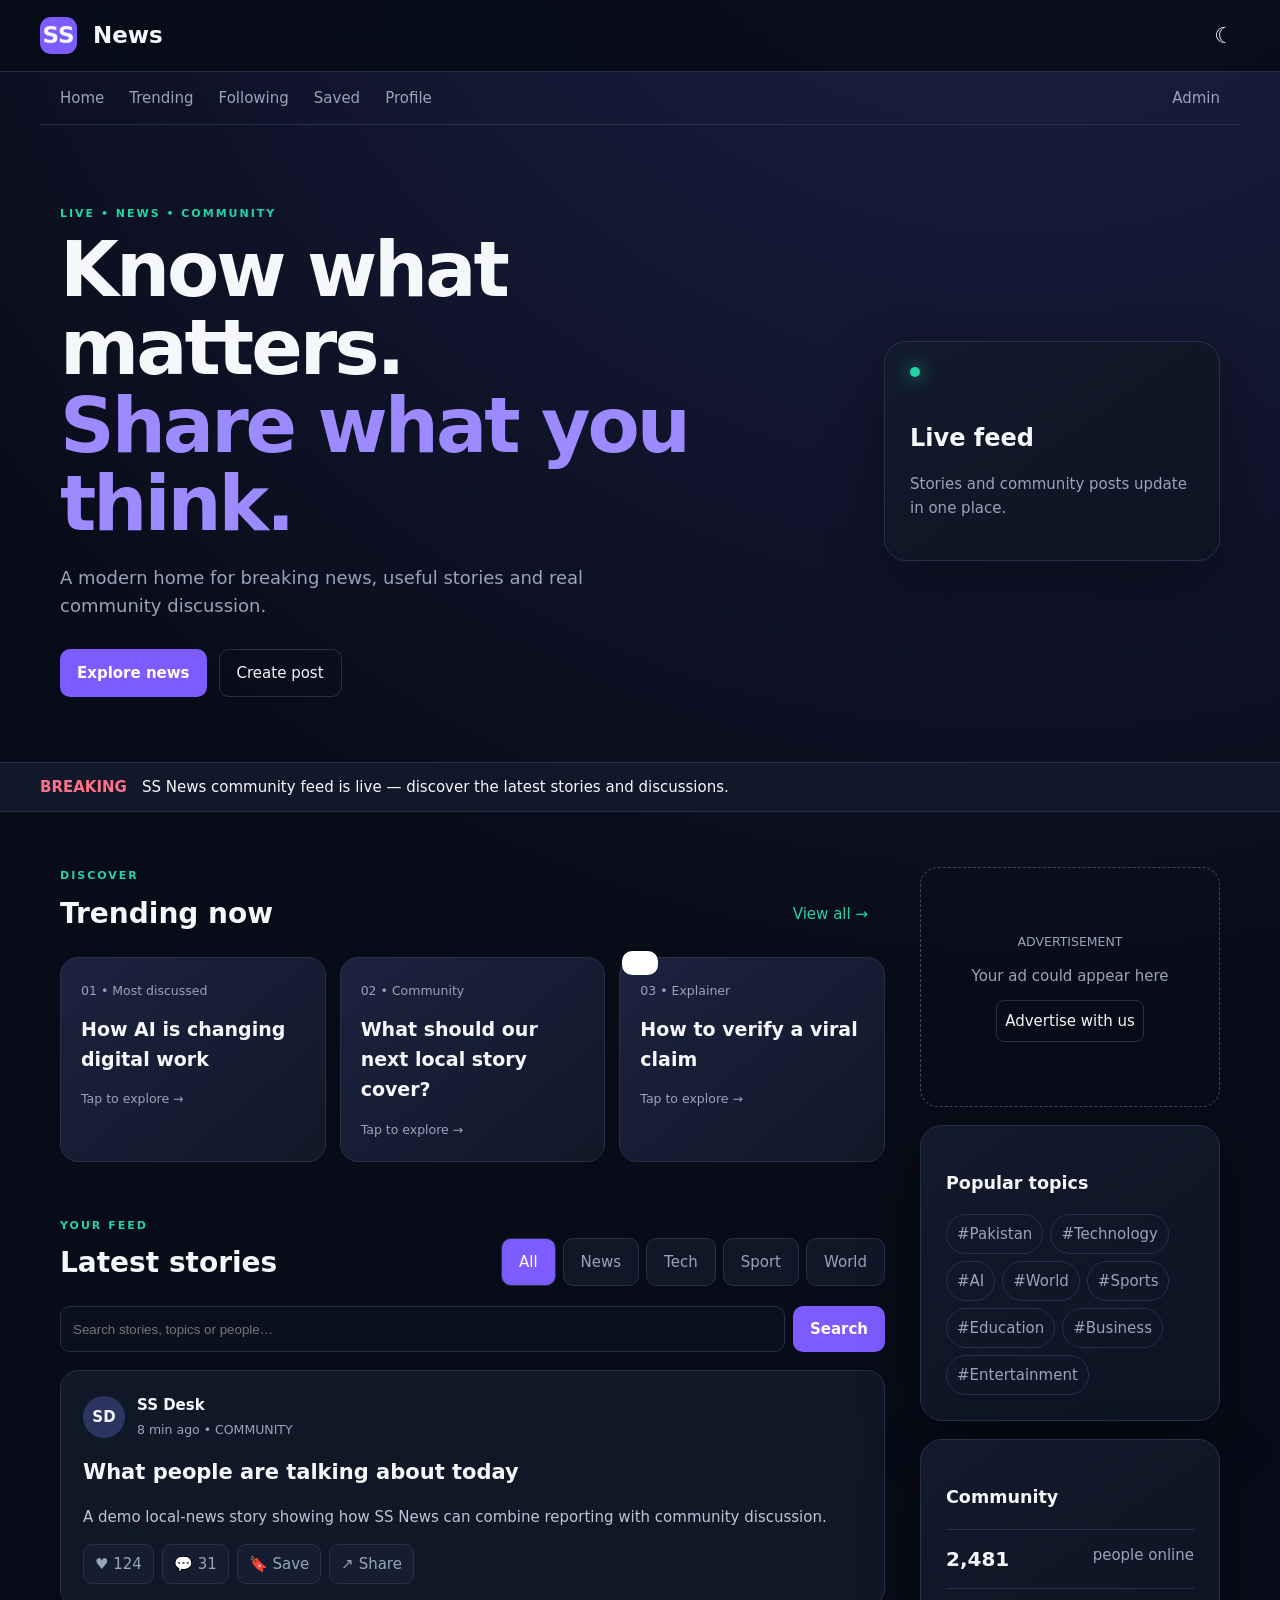
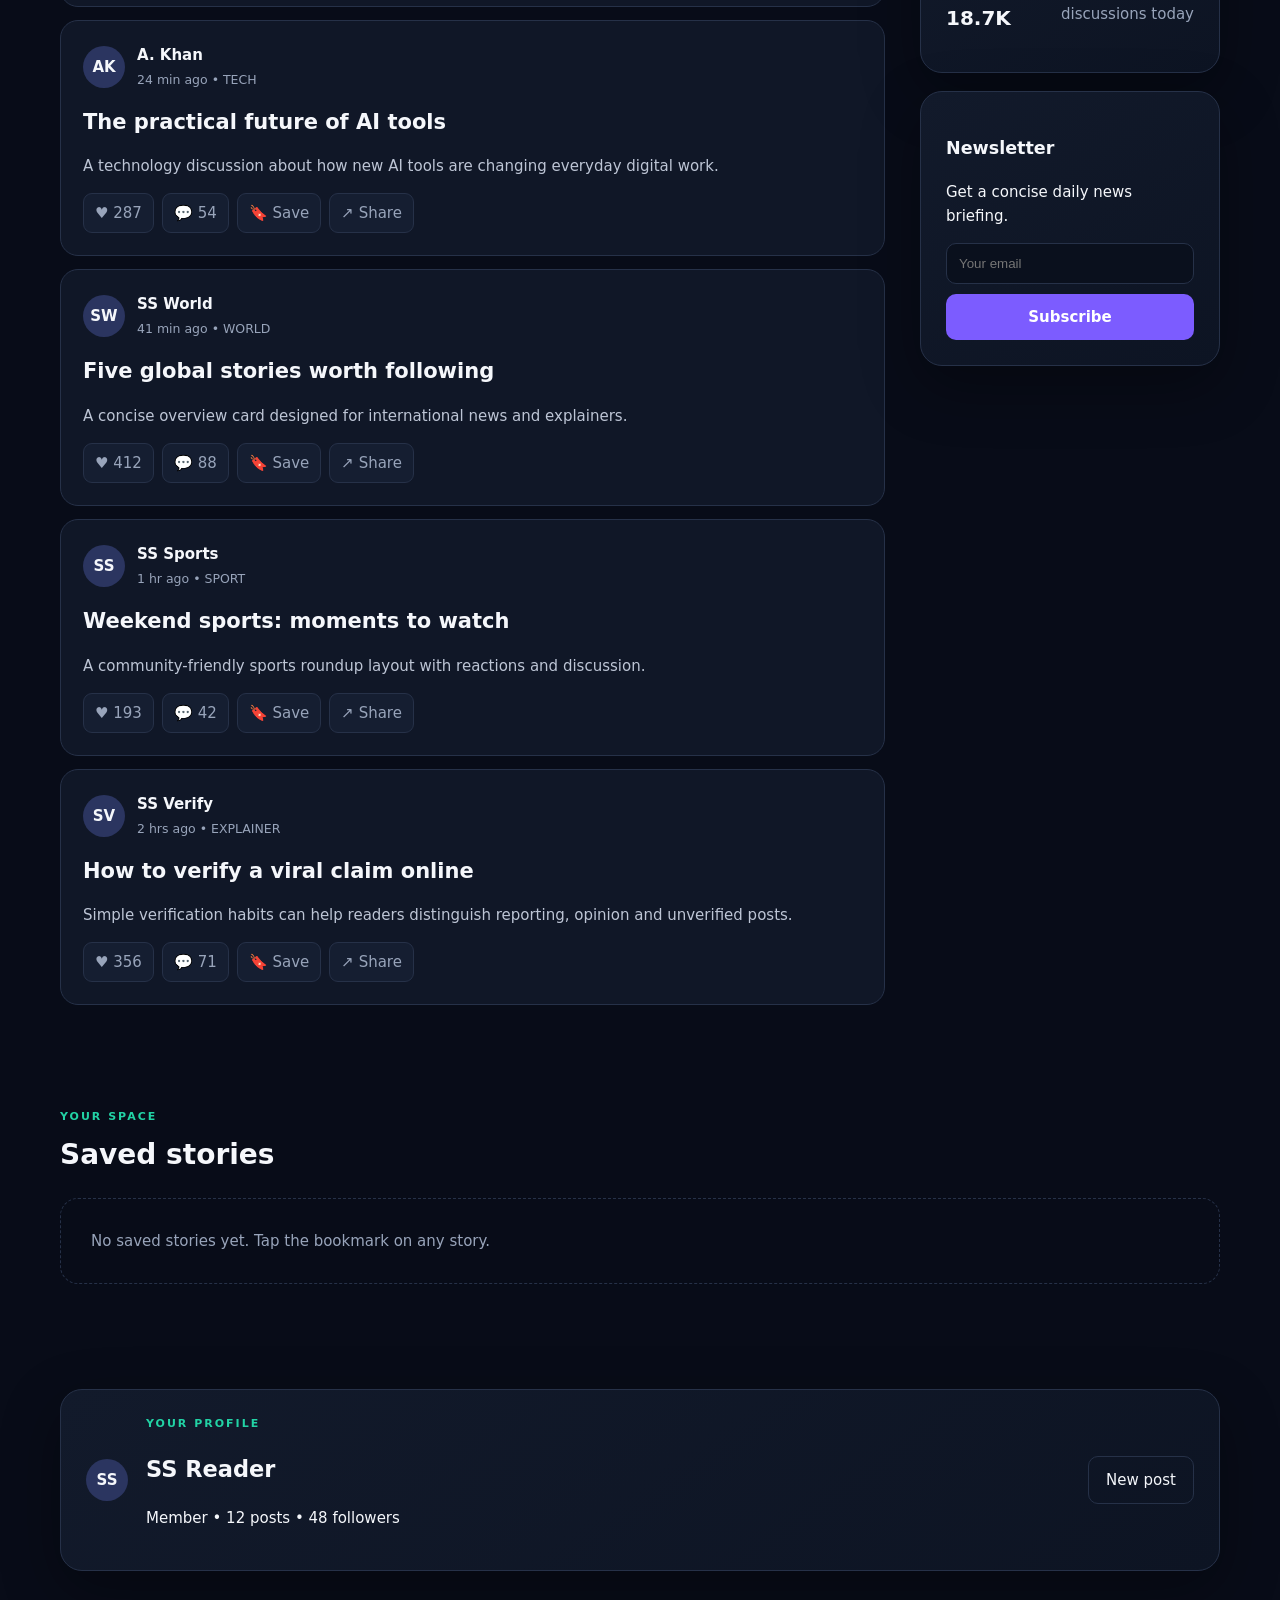
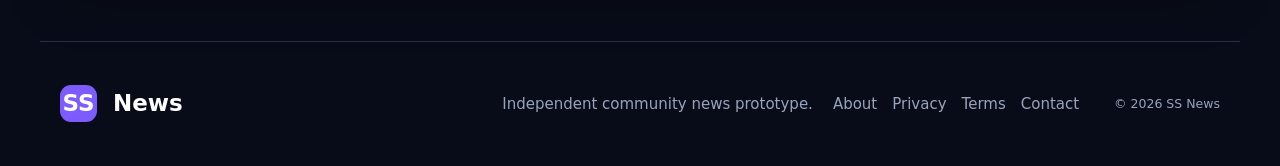
<file: index.html>
<!doctype html>
<html lang="en">
<head>
<meta charset="utf-8">
<meta name="viewport" content="width=device-width,initial-scale=1">
<meta name="description" content="SS News — fast news, trends and community discussion.">
<meta name="theme-color" content="#0b1020">
<title>SS News — News & Community</title>
<link rel="stylesheet" href="style.css">
</head>
<body>
<header class="topbar">
  <a class="brand" href="#"><span>SS</span> News</a>
  <button class="icon-btn" id="themeBtn" aria-label="Toggle theme">☾</button>
  <button class="menu-btn" id="menuBtn">☰</button>
</header>

<nav class="nav" id="nav">
  <a href="#home">Home</a><a href="#trending">Trending</a><a href="#following">Following</a>
  <a href="#saved">Saved</a><a href="#profile">Profile</a>
  <a class="admin-link" href="admin.html">Admin</a>
</nav>

<main>
<section class="hero" id="home">
  <div>
    <p class="eyebrow">LIVE • NEWS • COMMUNITY</p>
    <h1>Know what matters.<br><em>Share what you think.</em></h1>
    <p class="hero-copy">A modern home for breaking news, useful stories and real community discussion.</p>
    <div class="hero-actions"><button class="primary" onclick="scrollToFeed()">Explore news</button><button class="secondary" onclick="openComposer()">Create post</button></div>
  </div>
  <div class="hero-card"><span class="live-dot"></span><strong>Live feed</strong><p>Stories and community posts update in one place.</p></div>
</section>

<section class="ticker"><strong>BREAKING</strong><div id="tickerText">SS News community feed is live — discover the latest stories and discussions.</div></section>

<section class="layout">
<div class="content">
  <div class="section-head" id="trending"><div><p class="eyebrow">DISCOVER</p><h2>Trending now</h2></div><button class="text-btn" onclick="setFilter('all')">View all →</button></div>
  <div class="trends" id="trendCards"></div>

  <div class="feed-head" id="following">
    <div><p class="eyebrow">YOUR FEED</p><h2>Latest stories</h2></div>
    <div class="filters"><button class="filter active" data-filter="all">All</button><button class="filter" data-filter="news">News</button><button class="filter" data-filter="tech">Tech</button><button class="filter" data-filter="sport">Sport</button><button class="filter" data-filter="world">World</button></div>
  </div>
  <div class="search-row"><input id="search" placeholder="Search stories, topics or people…"><button class="primary" onclick="runSearch()">Search</button></div>
  <div id="feed"></div>
</div>

<aside>
  <div class="ad-box"><small>ADVERTISEMENT</small><div>Your ad could appear here</div><button onclick="alert('Ad placement demo')">Advertise with us</button></div>
  <div class="side-card"><h3>Popular topics</h3><div class="chips" id="chips"></div></div>
  <div class="side-card"><h3>Community</h3><div class="stat"><b id="online">2,481</b><span>people online</span></div><div class="stat"><b>18.7K</b><span>discussions today</span></div></div>
  <div class="side-card"><h3>Newsletter</h3><p>Get a concise daily news briefing.</p><input placeholder="Your email"><button class="primary full" onclick="subscribe()">Subscribe</button></div>
</aside>
</section>

<section id="saved" class="saved-section"><div class="section-head"><div><p class="eyebrow">YOUR SPACE</p><h2>Saved stories</h2></div></div><div id="savedList" class="empty">No saved stories yet. Tap the bookmark on any story.</div></section>

<section id="profile" class="profile-section">
  <div class="profile-card"><div class="avatar">SS</div><div><p class="eyebrow">YOUR PROFILE</p><h2>SS Reader</h2><p>Member • 12 posts • 48 followers</p></div><button class="secondary" onclick="openComposer()">New post</button></div>
</section>
</main>

<div class="modal" id="composer"><div class="modal-box"><button class="close" onclick="closeComposer()">×</button><h2>Create a post</h2><input id="postTitle" placeholder="Post title"><textarea id="postBody" placeholder="What's happening?"></textarea><select id="postCategory"><option>News</option><option>Tech</option><option>Sport</option><option>World</option></select><button class="primary full" onclick="createPost()">Publish</button></div></div>
<div class="toast" id="toast"></div>
<footer><div class="brand"><span>SS</span> News</div><p>Independent community news prototype.</p><div><a href="#">About</a><a href="#">Privacy</a><a href="#">Terms</a><a href="#">Contact</a></div><small>© 2026 SS News</small></footer>
<script src="app.js"></script>
</body>
</html>
</file>
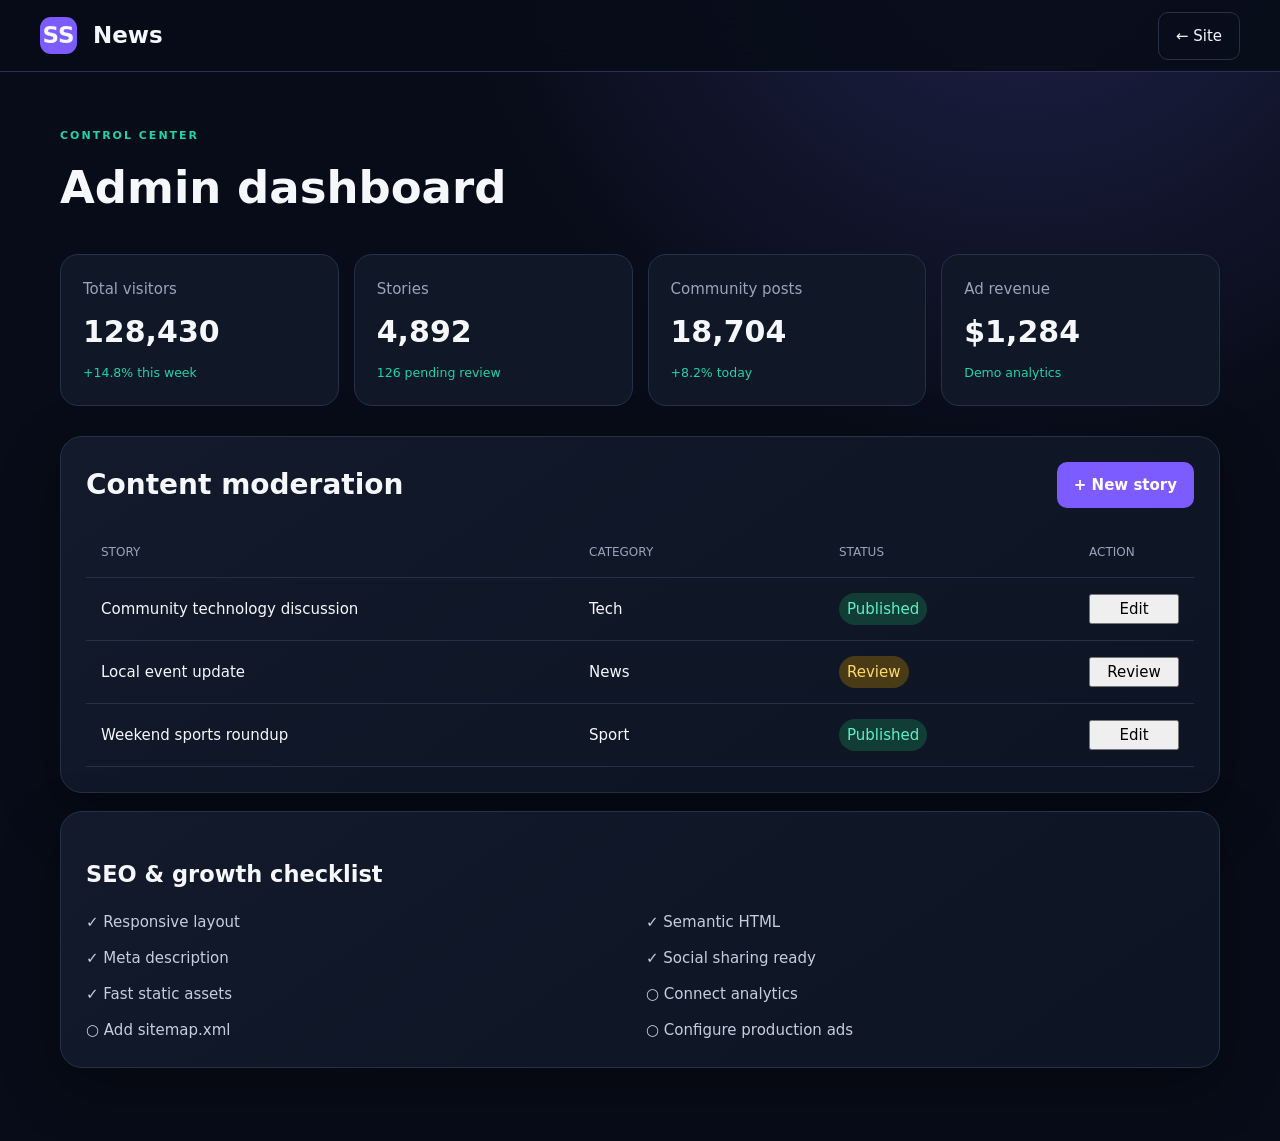
<file: admin.html>
<!doctype html><html lang="en"><head><meta charset="utf-8"><meta name="viewport" content="width=device-width,initial-scale=1"><title>SS News — Admin</title><link rel="stylesheet" href="style.css"></head><body>
<header class="topbar"><a class="brand" href="index.html"><span>SS</span> News</a><a class="secondary" href="index.html">← Site</a></header>
<main class="admin"><p class="eyebrow">CONTROL CENTER</p><h1>Admin dashboard</h1><div class="admin-grid">
<div class="metric"><span>Total visitors</span><b>128,430</b><small>+14.8% this week</small></div><div class="metric"><span>Stories</span><b>4,892</b><small>126 pending review</small></div><div class="metric"><span>Community posts</span><b>18,704</b><small>+8.2% today</small></div><div class="metric"><span>Ad revenue</span><b>$1,284</b><small>Demo analytics</small></div>
</div><div class="admin-panel"><div class="section-head"><h2>Content moderation</h2><button class="primary" onclick="alert('Create story editor opened')">+ New story</button></div><div class="table"><div class="tr th"><span>Story</span><span>Category</span><span>Status</span><span>Action</span></div><div class="tr"><span>Community technology discussion</span><span>Tech</span><span class="badge green">Published</span><button onclick="alert('Story editor')">Edit</button></div><div class="tr"><span>Local event update</span><span>News</span><span class="badge yellow">Review</span><button onclick="alert('Review queue')">Review</button></div><div class="tr"><span>Weekend sports roundup</span><span>Sport</span><span class="badge green">Published</span><button onclick="alert('Story editor')">Edit</button></div></div></div>
<div class="admin-panel"><h2>SEO & growth checklist</h2><div class="checklist"><label>✓ Responsive layout</label><label>✓ Semantic HTML</label><label>✓ Meta description</label><label>✓ Social sharing ready</label><label>✓ Fast static assets</label><label>○ Connect analytics</label><label>○ Add sitemap.xml</label><label>○ Configure production ads</label></div></div>
</main><script>document.querySelectorAll('button').forEach(b=>b.addEventListener('click',()=>{}));</script></body></html>
</file>
<file: style.css>
:root{--bg:#080c18;--panel:#101727;--panel2:#151e31;--text:#f5f7fb;--muted:#98a4ba;--line:#263148;--accent:#7c5cff;--accent2:#22d3a5;--danger:#ff647c;--shadow:0 20px 60px #0005}
*{box-sizing:border-box}html{scroll-behavior:smooth}body{margin:0;background:radial-gradient(circle at 80% -10%,#20234c 0,#080c18 35%);color:var(--text);font:15px/1.6 system-ui,-apple-system,Segoe UI,sans-serif}a{color:inherit;text-decoration:none}.topbar{height:72px;padding:0 max(20px,calc((100% - 1200px)/2));display:flex;align-items:center;gap:16px;border-bottom:1px solid var(--line);background:#080c18dd;backdrop-filter:blur(14px);position:sticky;top:0;z-index:20}.brand{font-weight:900;font-size:23px;margin-right:auto}.brand span{display:inline-grid;place-items:center;background:var(--accent);width:37px;height:37px;border-radius:11px;margin-right:8px}.icon-btn,.menu-btn{background:none;border:0;color:var(--text);font-size:22px;cursor:pointer}.menu-btn{display:none}.nav{max-width:1200px;margin:auto;display:flex;gap:25px;padding:14px 20px;color:var(--muted);border-bottom:1px solid var(--line)}.nav a:hover{color:white}.admin-link{margin-left:auto}.hero{max-width:1200px;margin:0 auto;padding:80px 20px 65px;display:grid;grid-template-columns:1.4fr .6fr;gap:40px;align-items:center}.eyebrow{font-size:11px;letter-spacing:2px;color:var(--accent2);font-weight:800;margin:0 0 7px}.hero h1{font-size:clamp(42px,6vw,76px);line-height:1.03;margin:8px 0 20px;letter-spacing:-3px}.hero h1 em{font-style:normal;color:#9d8aff}.hero-copy{max-width:600px;color:var(--muted);font-size:18px}.hero-card,.side-card,.profile-card,.admin-panel{background:linear-gradient(145deg,#121a2b,#0d1423);border:1px solid var(--line);border-radius:22px;padding:25px;box-shadow:var(--shadow)}.hero-card{min-height:220px;display:flex;flex-direction:column;justify-content:end}.live-dot{width:10px;height:10px;border-radius:50%;background:var(--accent2);box-shadow:0 0 18px var(--accent2);margin-bottom:auto}.hero-card strong{font-size:24px}.hero-card p{color:var(--muted)}button{font:inherit}.primary,.secondary,.text-btn,.filter{border:0;border-radius:10px;padding:11px 17px;cursor:pointer}.primary{background:var(--accent);color:white;font-weight:750}.secondary{background:transparent;color:var(--text);border:1px solid var(--line)}.hero-actions{display:flex;gap:12px;margin-top:28px}.ticker{background:#11182a;border-block:1px solid var(--line);padding:12px max(20px,calc((100% - 1200px)/2));display:flex;gap:15px}.ticker strong{color:#ff7187}.layout{max-width:1200px;margin:auto;padding:55px 20px;display:grid;grid-template-columns:minmax(0,1fr) 300px;gap:35px}.section-head,.feed-head{display:flex;align-items:end;justify-content:space-between;gap:15px;margin-bottom:20px}.section-head h2,.feed-head h2{margin:0;font-size:28px}.text-btn{background:none;color:var(--accent2)}.trends{display:grid;grid-template-columns:repeat(3,1fr);gap:14px;margin-bottom:55px}.trend{min-height:145px;border-radius:18px;padding:20px;background:linear-gradient(140deg,#1b2340,#111827);border:1px solid var(--line);cursor:pointer}.trend b{display:block;font-size:19px;margin:12px 0}.trend small,.story small{color:var(--muted)}.filters{display:flex;flex-wrap:wrap;gap:7px}.filter{background:var(--panel);color:var(--muted);border:1px solid var(--line)}.filter.active{background:var(--accent);color:#fff}.search-row{display:flex;gap:8px;margin-bottom:18px}.search-row input,.side-card input,.modal-box input,.modal-box textarea,.modal-box select{width:100%;background:#0a101d;border:1px solid var(--line);border-radius:10px;padding:12px;color:white;outline:none}.story{border:1px solid var(--line);background:#101727;border-radius:18px;padding:22px;margin:13px 0}.story-top{display:flex;gap:12px;align-items:center}.avatar{width:42px;height:42px;border-radius:50%;display:grid;place-items:center;background:#2b3560;font-weight:800}.story h3{margin:15px 0 5px;font-size:21px}.story p{color:#bdc5d5}.story-actions{display:flex;gap:8px;margin-top:15px}.story-actions button{background:#151e31;color:var(--muted);border:1px solid var(--line);border-radius:9px;padding:7px 11px;cursor:pointer}.ad-box{min-height:240px;border:1px dashed #3b4660;border-radius:18px;display:flex;flex-direction:column;justify-content:center;align-items:center;text-align:center;gap:12px;color:var(--muted);margin-bottom:18px}.ad-box button{background:none;border:1px solid var(--line);color:var(--text);padding:8px;border-radius:8px}.side-card{margin-bottom:18px}.chips{display:flex;flex-wrap:wrap;gap:7px}.chip{padding:7px 10px;border:1px solid var(--line);border-radius:20px;color:var(--muted);cursor:pointer}.stat{display:flex;justify-content:space-between;border-top:1px solid var(--line);padding:13px 0}.stat b{font-size:20px}.stat span{color:var(--muted)}.full{width:100%;margin-top:10px}.saved-section,.profile-section{max-width:1200px;margin:auto;padding:35px 20px 70px}.empty{padding:30px;border:1px dashed var(--line);border-radius:18px;color:var(--muted)}.profile-card{display:flex;align-items:center;gap:18px}.profile-card .secondary{margin-left:auto}.modal{display:none;position:fixed;inset:0;background:#0009;z-index:50;place-items:center;padding:20px}.modal.show{display:grid}.modal-box{width:min(520px,100%);background:#101727;border:1px solid var(--line);border-radius:20px;padding:25px;position:relative}.modal-box textarea{min-height:140px;margin:12px 0}.modal-box select{margin-bottom:8px}.close{position:absolute;right:15px;top:10px;background:none;border:0;color:white;font-size:28px;cursor:pointer}.toast{position:fixed;bottom:25px;left:50%;transform:translateX(-50%) translateY(100px);background:#fff;color:#111;padding:12px 18px;border-radius:10px;transition:.3s;z-index:70}.toast.show{transform:translateX(-50%) translateY(0)}footer{border-top:1px solid var(--line);padding:35px 20px;display:flex;gap:20px;align-items:center;flex-wrap:wrap;max-width:1200px;margin:auto;color:var(--muted)}footer .brand{color:white}footer a{margin-right:15px}.admin{max-width:1200px;margin:auto;padding:55px 20px}.admin h1{font-size:45px;margin-top:5px}.admin-grid{display:grid;grid-template-columns:repeat(4,1fr);gap:15px;margin:30px 0}.metric{background:var(--panel);border:1px solid var(--line);border-radius:18px;padding:22px}.metric span,.metric small{display:block;color:var(--muted)}.metric b{font-size:30px;display:block;margin:7px 0}.metric small{color:var(--accent2)}.admin-panel{margin:18px 0}.table{overflow:auto}.tr{display:grid;grid-template-columns:2fr 1fr 1fr 90px;gap:12px;padding:15px;border-bottom:1px solid var(--line);align-items:center;min-width:650px}.th{color:var(--muted);font-size:12px;text-transform:uppercase}.badge{padding:4px 8px;border-radius:20px;width:max-content}.green{background:#123d35;color:#5df0c7}.yellow{background:#493b15;color:#ffd969}.checklist{display:grid;grid-template-columns:repeat(2,1fr);gap:12px;color:#c6cede}
@media(max-width:800px){.nav{display:none;flex-direction:column}.nav.open{display:flex}.menu-btn{display:block}.admin-link{margin-left:0}.hero{grid-template-columns:1fr;padding-top:55px}.hero-card{min-height:160px}.layout{grid-template-columns:1fr}.trends{grid-template-columns:1fr}.admin-grid{grid-template-columns:repeat(2,1fr)}.profile-card{align-items:flex-start;flex-wrap:wrap}.profile-card .secondary{margin-left:0}.hero h1{letter-spacing:-2px}}
@media(max-width:480px){.admin-grid{grid-template-columns:1fr}.hero-actions,.search-row{flex-direction:column}.filters{overflow:auto;flex-wrap:nowrap}.feed-head{align-items:flex-start;flex-direction:column}}
.light{--bg:#f6f8fc;--panel:#fff;--panel2:#f1f4fa;--text:#101624;--muted:#667085;--line:#dfe4ee}.light body{background:#f6f8fc}.light .topbar{background:#ffffffdd}.light .story,.light .hero-card,.light .side-card,.light .admin-panel{background:#fff}.light .modal-box{background:#fff}.light input,.light textarea,.light select{background:#f7f8fb;color:#111}.light .ticker{background:#eef1f7}
</file>
